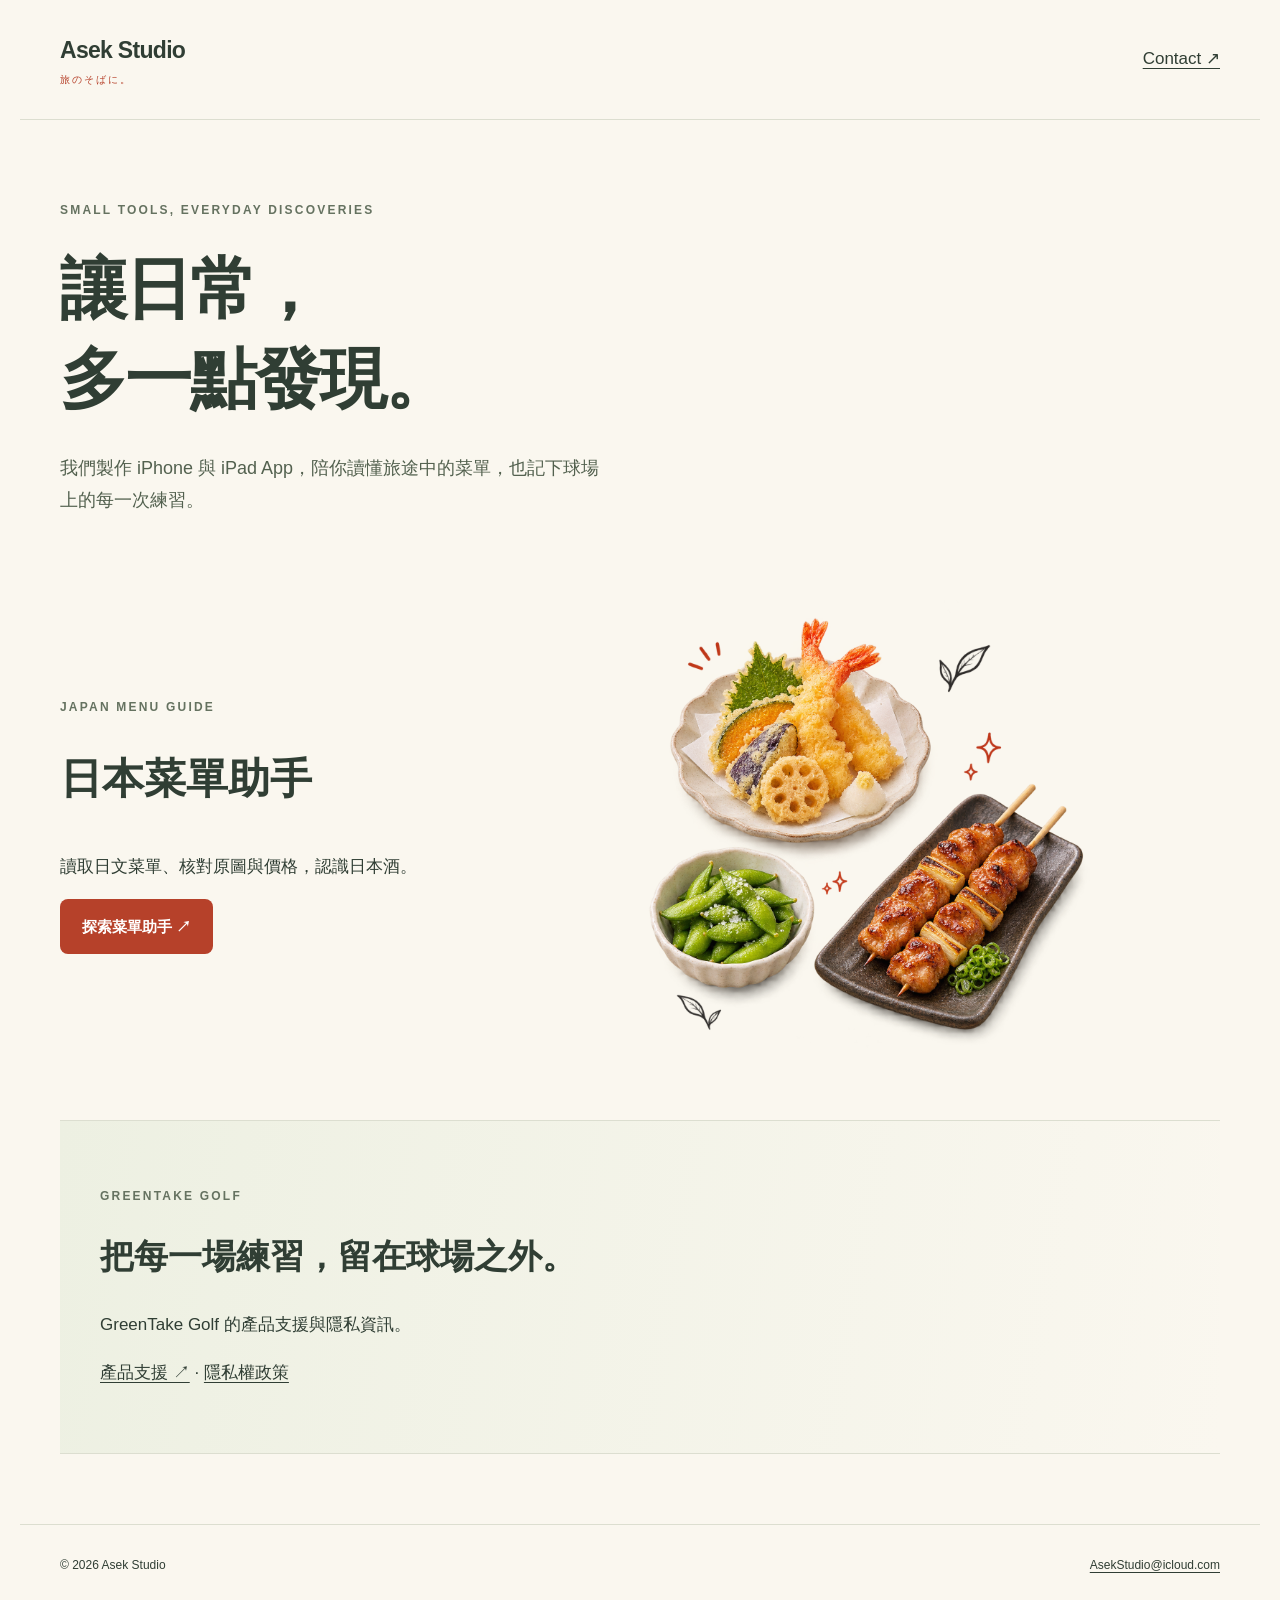
<file: index.html>
<!doctype html><html lang="zh-Hant"><head><meta charset="utf-8"><meta name="viewport" content="width=device-width, initial-scale=1"><title>Asek Studio · Apps for everyday discoveries</title><meta name="description" content="Asek Studio 的 iPhone 與 iPad 應用程式，讓旅行與日常多一點發現。"><link rel="stylesheet" href="/japan-menu-guide/style.css"></head><body class="studio"><header><a class="wordmark" href="/">Asek Studio<span>旅のそばに。</span></a><a href="mailto:AsekStudio@icloud.com">Contact ↗</a></header><main><section class="studio-intro"><p class="eyebrow">SMALL TOOLS, EVERYDAY DISCOVERIES</p><h1>讓日常，<br>多一點發現。</h1><p class="intro">我們製作 iPhone 與 iPad App，陪你讀懂旅途中的菜單，也記下球場上的每一次練習。</p></section><section class="studio-app"><div><p class="eyebrow">JAPAN MENU GUIDE</p><h2>日本菜單助手</h2><p>讀取日文菜單、核對原圖與價格，認識日本酒。</p><a class="button" href="/japan-menu-guide/">探索菜單助手 ↗</a></div><img src="/japan-menu-guide/assets/food.png" alt="日式餐點參考插圖" width="1280" height="1280"></section><section class="sake"><p class="eyebrow">GREENTAKE GOLF</p><h2>把每一場練習，留在球場之外。</h2><p>GreenTake Golf 的產品支援與隱私資訊。</p><a href="/GreenTake/support/zh-Hant.html">產品支援 ↗</a> · <a href="/GreenTake/privacy/zh-Hant.html">隱私權政策</a></section></main><footer><span>© 2026 Asek Studio</span><a href="mailto:AsekStudio@icloud.com">AsekStudio@icloud.com</a></footer></body></html>
</file>
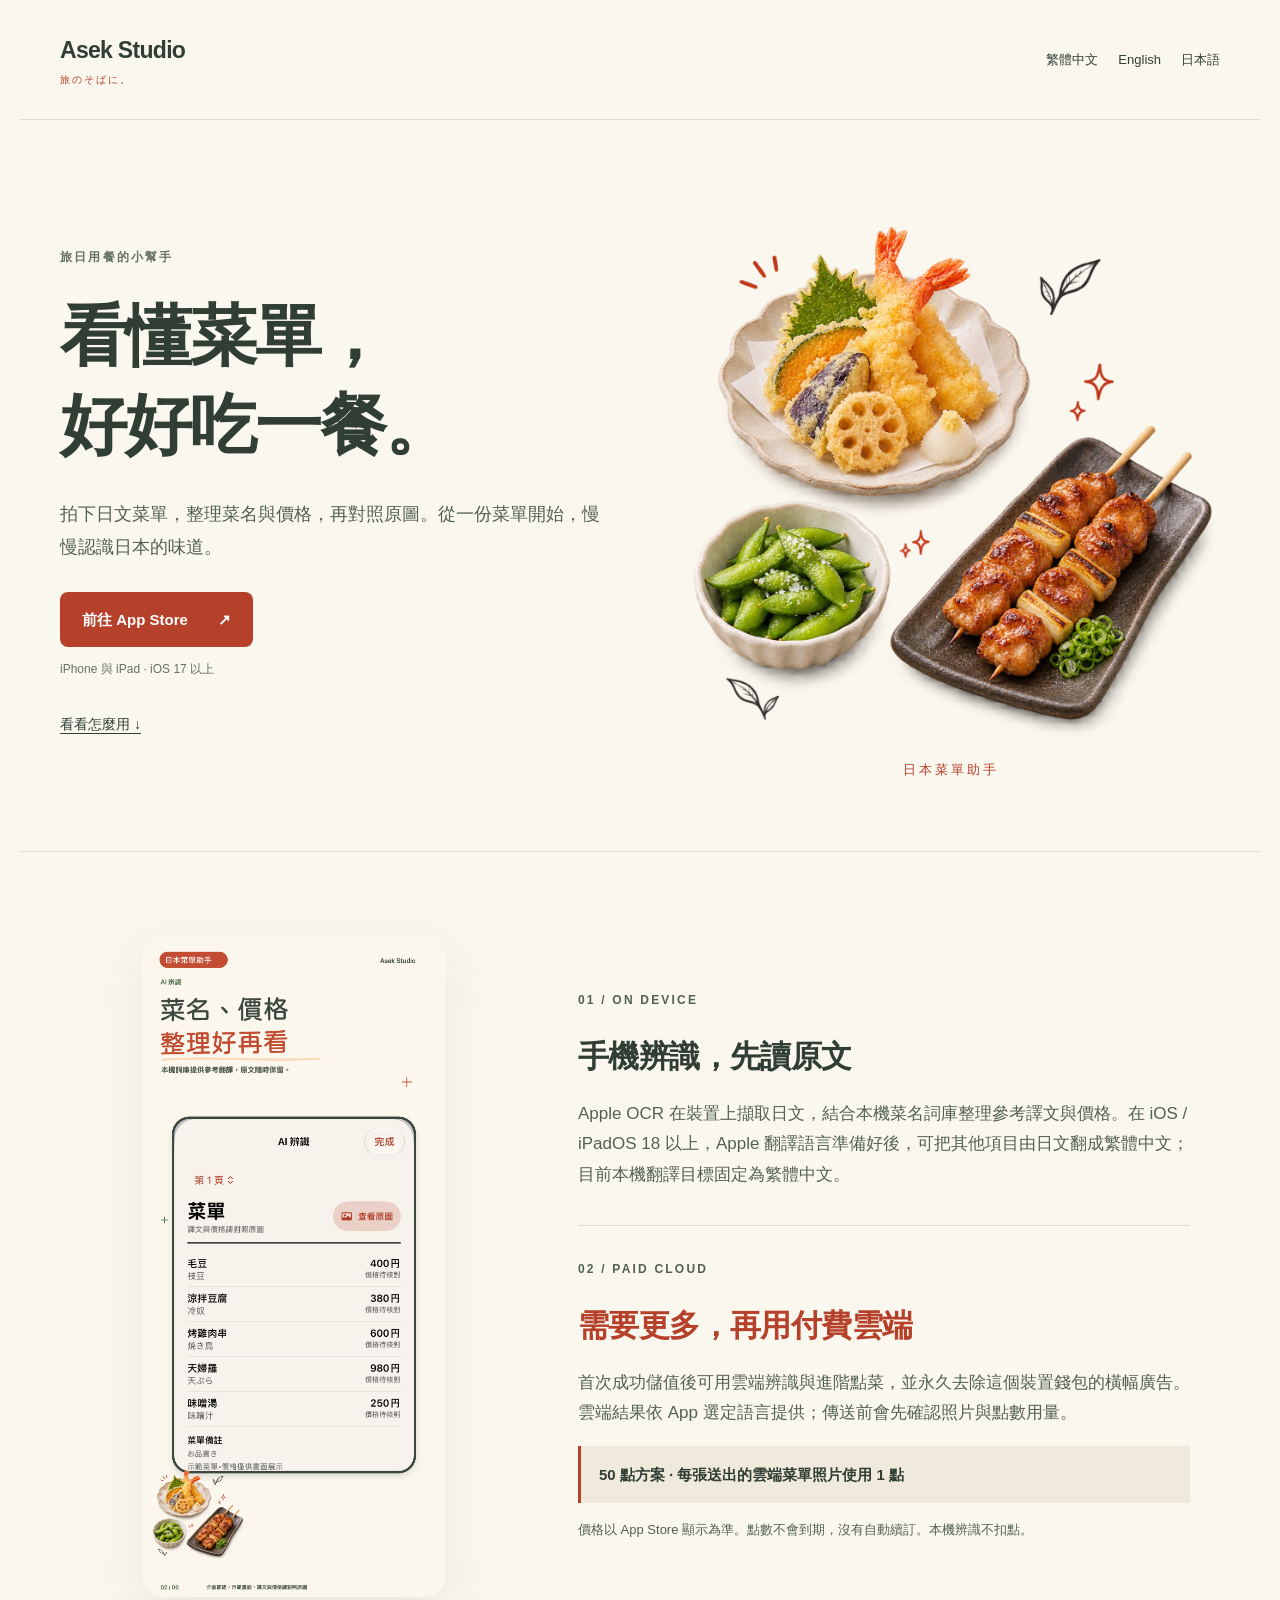
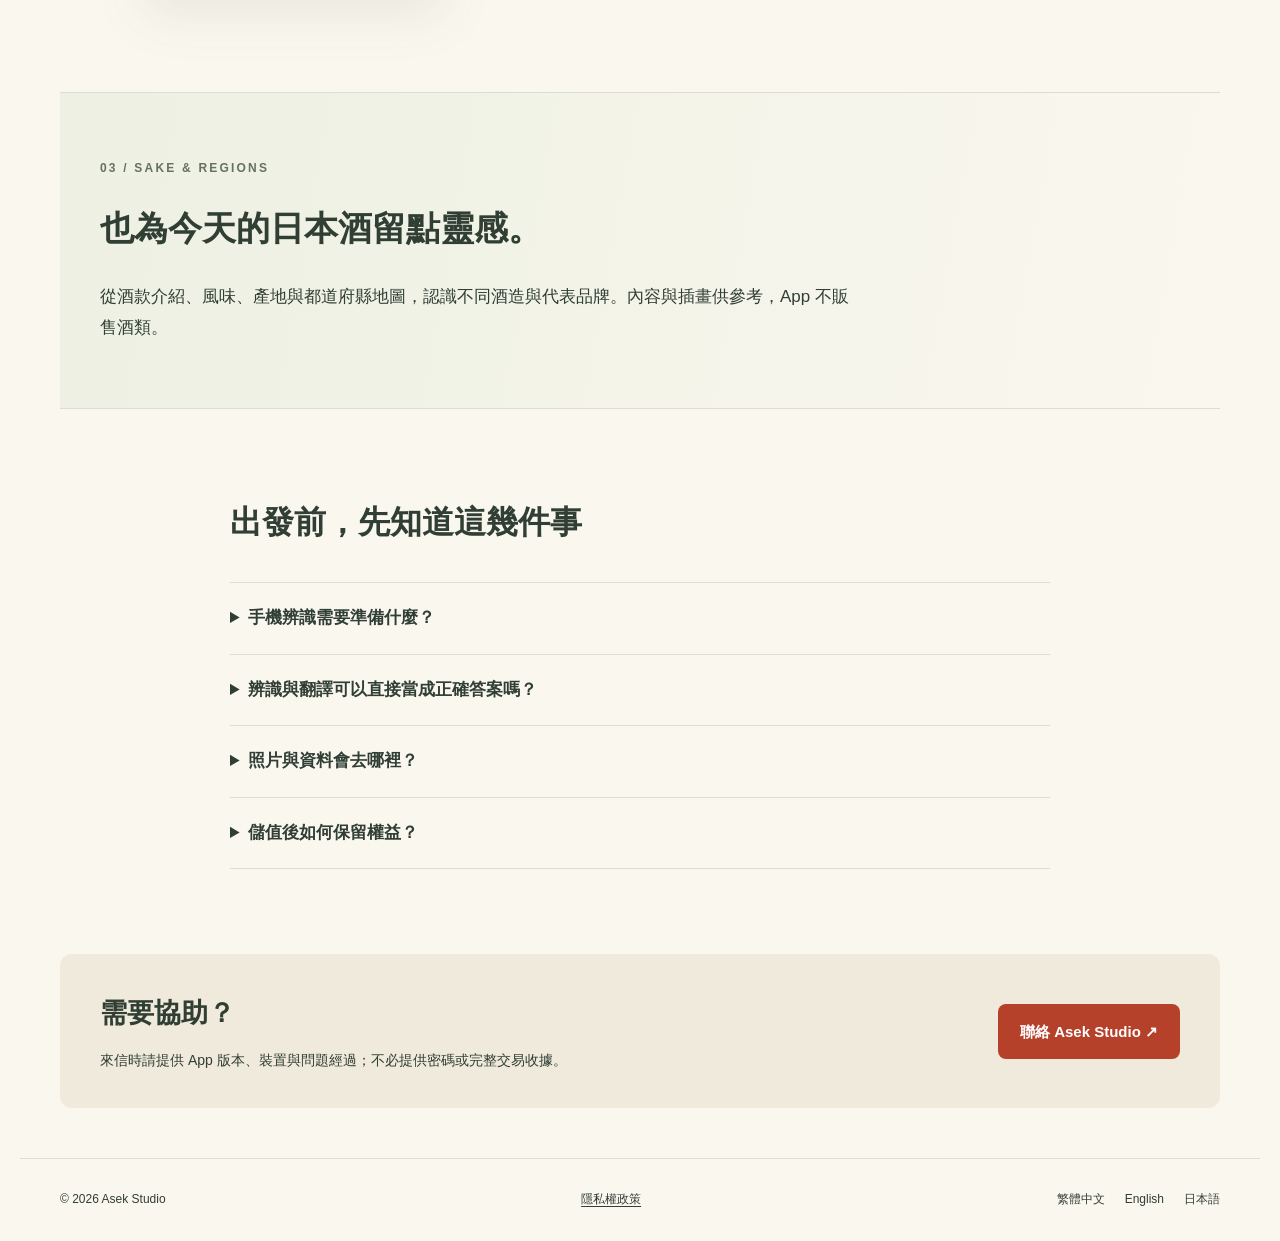
<file: japan-menu-guide/index.html>
<!doctype html><html lang="zh-Hant"><head><meta charset="utf-8"><meta name="viewport" content="width=device-width, initial-scale=1"><title>日本菜單助手 · Asek Studio</title><meta name="description" content="拍下日文菜單，整理菜名與價格，再對照原圖。從一份菜單開始，慢慢認識日本的味道。"><link rel="stylesheet" href="/japan-menu-guide/style.css"><link rel="canonical" href="https://asek-studio.github.io/japan-menu-guide/"></head><body><a class="skip" href="#main">Skip to content</a><header><a class="wordmark" href="/">Asek Studio<span>旅のそばに。</span></a><nav aria-label="Language"><a hreflang="zh-Hant" href="/japan-menu-guide/">繁體中文</a><a hreflang="en" href="/japan-menu-guide/en/">English</a><a hreflang="ja" href="/japan-menu-guide/ja/">日本語</a></nav></header><main id="main"><section class="hero"><div><p class="eyebrow">旅日用餐的小幫手</p><h1>看懂菜單，<br>好好吃一餐。</h1><p class="intro">拍下日文菜單，整理菜名與價格，再對照原圖。從一份菜單開始，慢慢認識日本的味道。</p><a class="button" href="https://apps.apple.com/app/id6826183208">前往 App Store <span aria-hidden="true">↗</span></a><p class="device">iPhone 與 iPad · iOS 17 以上</p><a class="quiet-link" href="#how">看看怎麼用 ↓</a></div><figure class="food"><img src="/japan-menu-guide/assets/food.png" width="1280" height="1280" alt="示意餐點插圖"><figcaption>日本菜單助手</figcaption></figure></section><section class="story" id="how"><div class="screen"><img loading="lazy" src="/japan-menu-guide/assets/menu-zh-Hant.png" alt="整理後菜單的 App 示範畫面"></div><div class="story-copy"><p class="eyebrow">01 / ON DEVICE</p><h2>手機辨識，先讀原文</h2><p>Apple OCR 在裝置上擷取日文，結合本機菜名詞庫整理參考譯文與價格。在 iOS / iPadOS 18 以上，Apple 翻譯語言準備好後，可把其他項目由日文翻成繁體中文；目前本機翻譯目標固定為繁體中文。</p><div class="cloud"><p class="eyebrow">02 / PAID CLOUD</p><h2>需要更多，再用付費雲端</h2><p>首次成功儲值後可用雲端辨識與進階點菜，並永久去除這個裝置錢包的橫幅廣告。雲端結果依 App 選定語言提供；傳送前會先確認照片與點數用量。</p><p class="credit">50 點方案 · 每張送出的雲端菜單照片使用 1 點</p><p class="small">價格以 App Store 顯示為準。點數不會到期，沒有自動續訂。本機辨識不扣點。</p></div></div></section><section class="sake"><p class="eyebrow">03 / SAKE & REGIONS</p><h2>也為今天的日本酒留點靈感。</h2><p>從酒款介紹、風味、產地與都道府縣地圖，認識不同酒造與代表品牌。內容與插畫供參考，App 不販售酒類。</p></section><section class="faq"><h2>出發前，先知道這幾件事</h2><details><summary>手機辨識需要準備什麼？</summary><p>Apple 翻譯需 iOS / iPadOS 18 以上；首次使用可能需要依系統提示下載日文與繁體中文語言資源，再重試翻譯。未完成時仍保留日文原文。本機 OCR／詞庫辨識不需要儲值。</p></details><details><summary>辨識與翻譯可以直接當成正確答案嗎？</summary><p>譯文與價格只供參考。菜名、價格、食材與過敏原請對照原菜單，並向店家確認；無法綁定來源的價格會提示核對。</p></details><details><summary>照片與資料會去哪裡？</summary><p>手機辨識不會將菜單照片送往雲端，本機結果保留於當次結果畫面。選用付費雲端並確認後，才傳送照片與文字；完成的雲端結果及照片會保存在裝置搜尋紀錄，直到你刪除。</p></details><details><summary>儲值後如何保留權益？</summary><p>點數與去廣告依裝置錢包紀錄提供。付款完成但尚未入帳時，請用「恢復未完成的購買」，不用再次付款；不要為排解問題先刪除 App 或錢包資料。</p></details></section><section class="support"><div><h2>需要協助？</h2><p>來信時請提供 App 版本、裝置與問題經過；不必提供密碼或完整交易收據。</p></div><a class="button" href="mailto:AsekStudio@icloud.com">聯絡 Asek Studio ↗</a></section></main><footer><span>© 2026 Asek Studio</span><a href="https://japan-menu-guide-prod-7a6sirlirq-an.a.run.app/privacy">隱私權政策</a><nav aria-label="Language"><a hreflang="zh-Hant" href="/japan-menu-guide/">繁體中文</a><a hreflang="en" href="/japan-menu-guide/en/">English</a><a hreflang="ja" href="/japan-menu-guide/ja/">日本語</a></nav></footer></body></html>
</file>
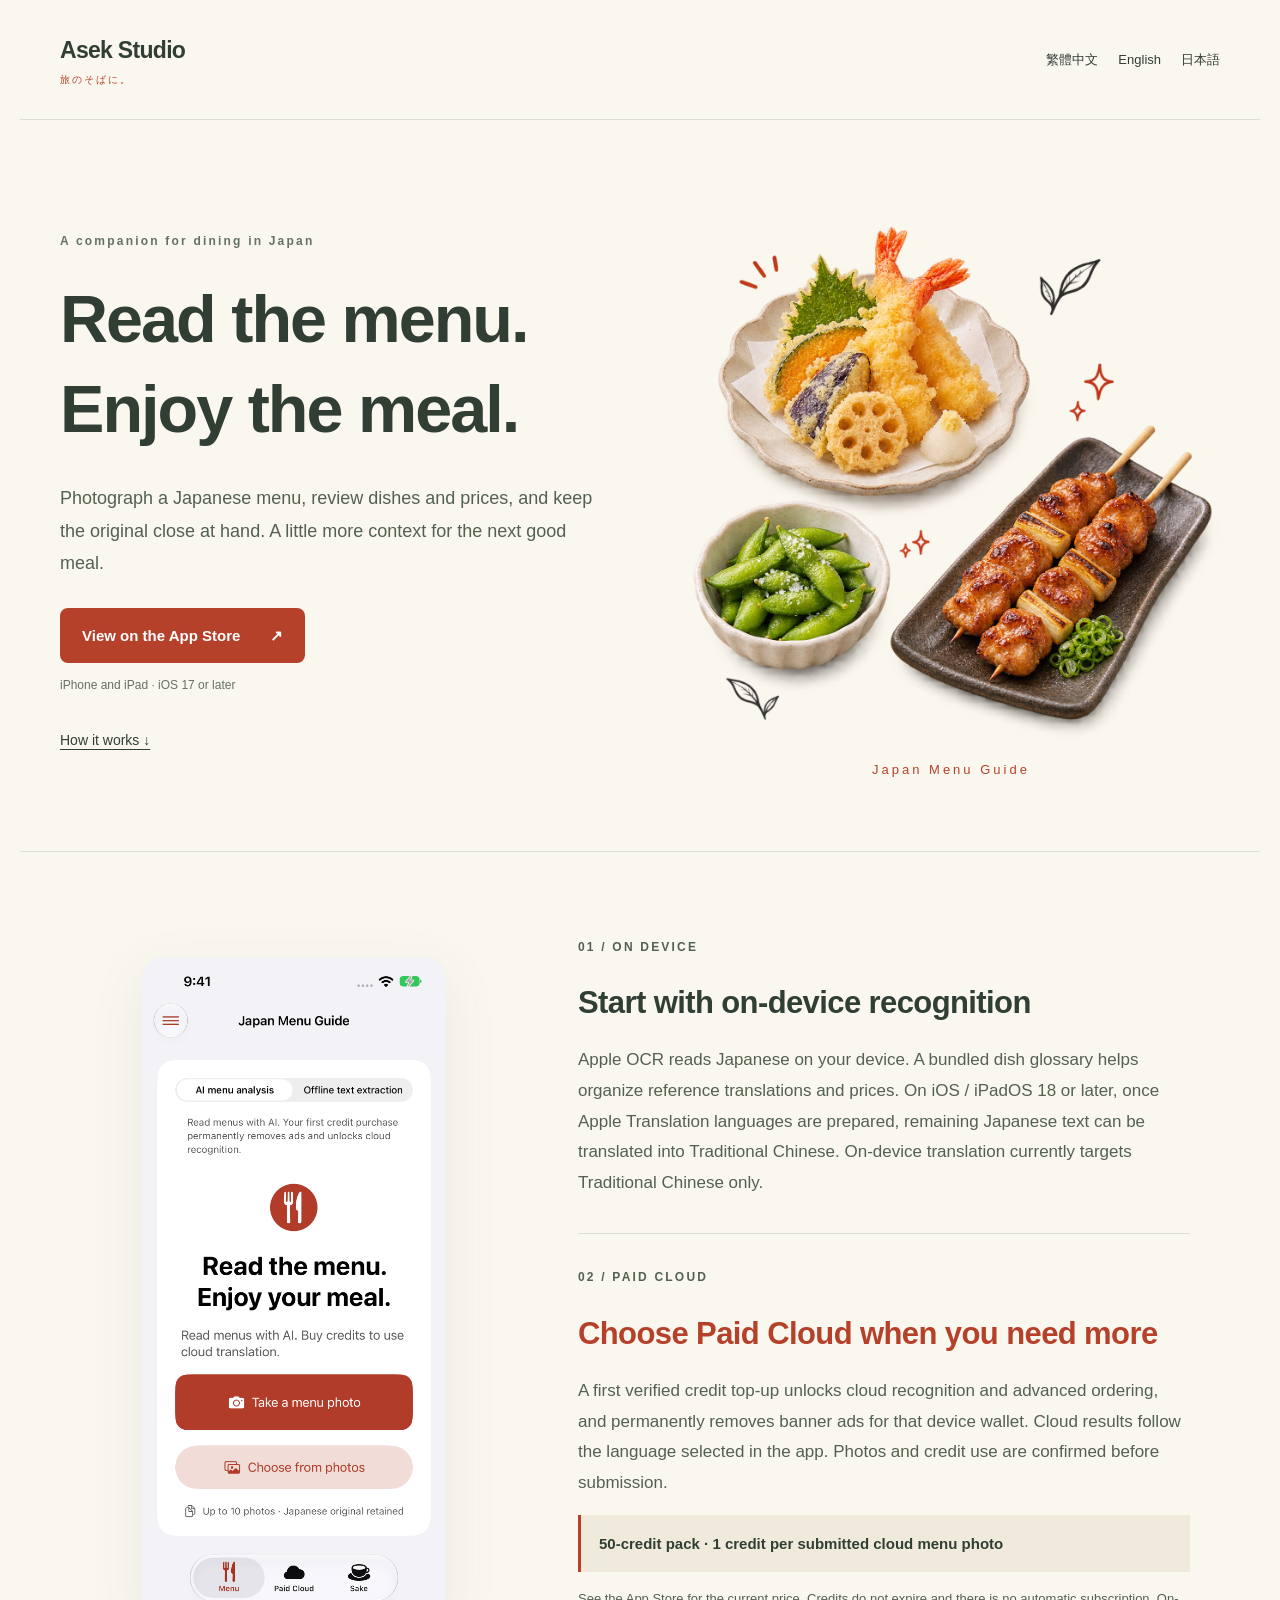
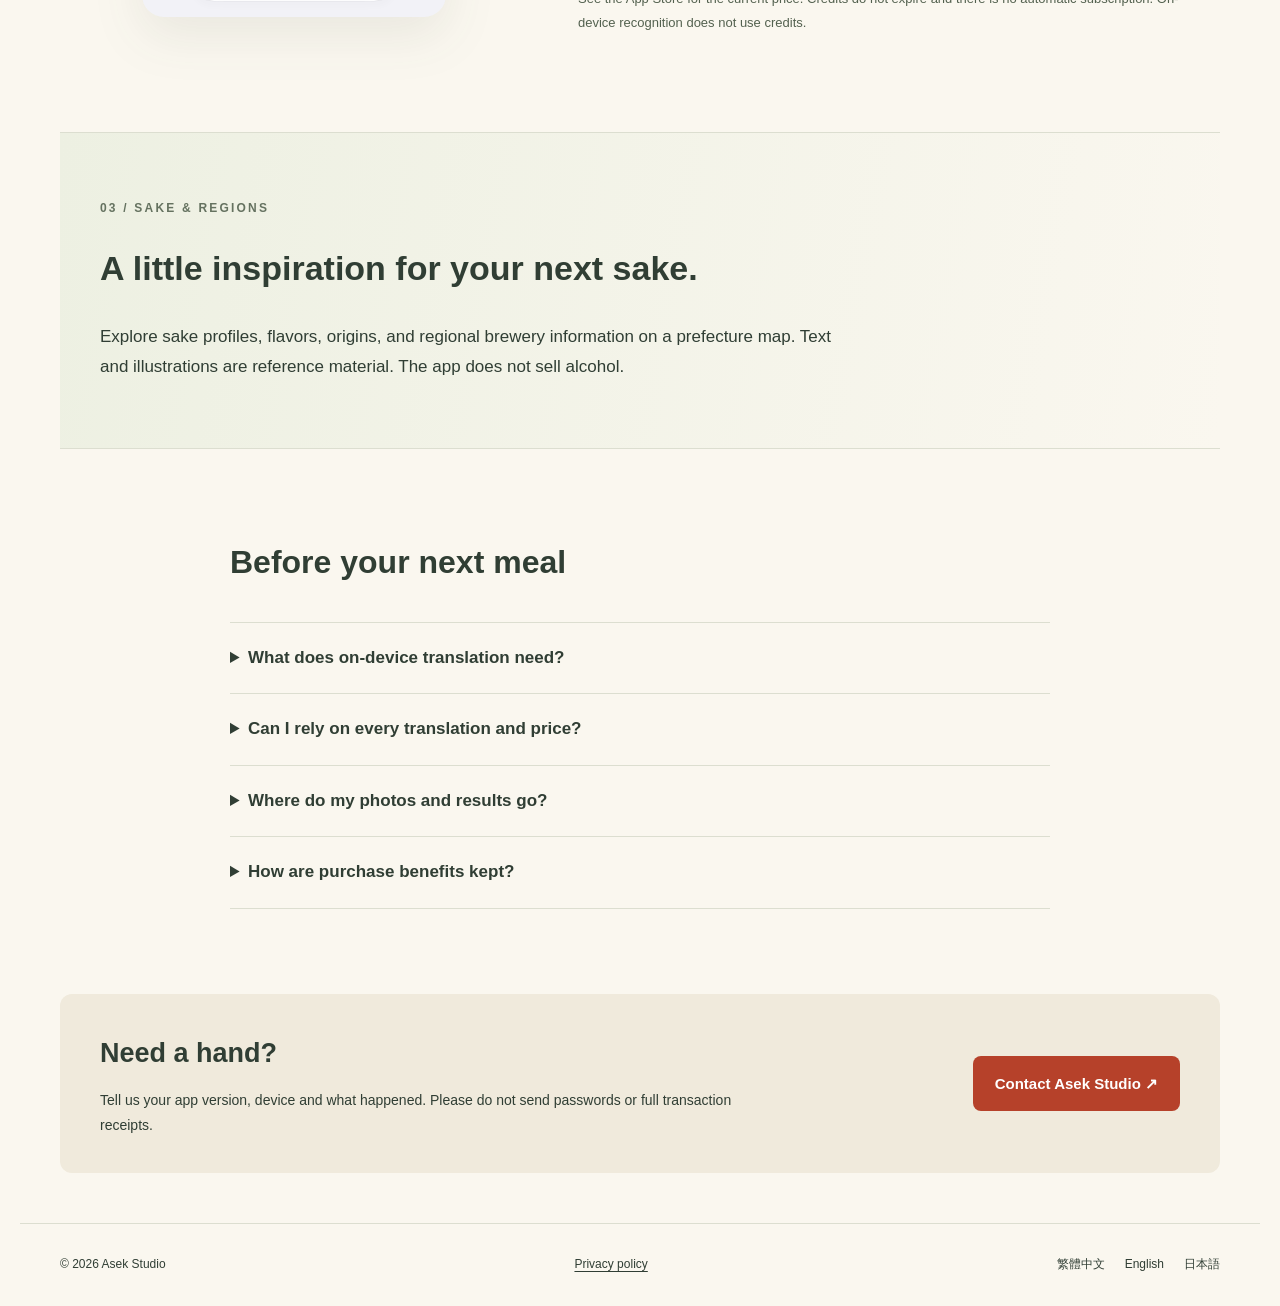
<file: japan-menu-guide/en/index.html>
<!doctype html><html lang="en"><head><meta charset="utf-8"><meta name="viewport" content="width=device-width, initial-scale=1"><title>Japan Menu Guide · Asek Studio</title><meta name="description" content="Photograph a Japanese menu, review dishes and prices, and keep the original close at hand. A little more context for the next good meal."><link rel="stylesheet" href="/japan-menu-guide/style.css"><link rel="canonical" href="https://asek-studio.github.io/japan-menu-guide/en/"></head><body><a class="skip" href="#main">Skip to content</a><header><a class="wordmark" href="/">Asek Studio<span>旅のそばに。</span></a><nav aria-label="Language"><a hreflang="zh-Hant" href="/japan-menu-guide/">繁體中文</a><a hreflang="en" href="/japan-menu-guide/en/">English</a><a hreflang="ja" href="/japan-menu-guide/ja/">日本語</a></nav></header><main id="main"><section class="hero"><div><p class="eyebrow">A companion for dining in Japan</p><h1>Read the menu.<br>Enjoy the meal.</h1><p class="intro">Photograph a Japanese menu, review dishes and prices, and keep the original close at hand. A little more context for the next good meal.</p><a class="button" href="https://apps.apple.com/app/id6826183208">View on the App Store <span aria-hidden="true">↗</span></a><p class="device">iPhone and iPad · iOS 17 or later</p><a class="quiet-link" href="#how">How it works ↓</a></div><figure class="food"><img src="/japan-menu-guide/assets/food.png" width="1280" height="1280" alt="Illustrative Japanese dishes"><figcaption>Japan Menu Guide</figcaption></figure></section><section class="story" id="how"><div class="screen"><img loading="lazy" src="/japan-menu-guide/assets/home-en.png" alt="The released English app interface"></div><div class="story-copy"><p class="eyebrow">01 / ON DEVICE</p><h2>Start with on-device recognition</h2><p>Apple OCR reads Japanese on your device. A bundled dish glossary helps organize reference translations and prices. On iOS / iPadOS 18 or later, once Apple Translation languages are prepared, remaining Japanese text can be translated into Traditional Chinese. On-device translation currently targets Traditional Chinese only.</p><div class="cloud"><p class="eyebrow">02 / PAID CLOUD</p><h2>Choose Paid Cloud when you need more</h2><p>A first verified credit top-up unlocks cloud recognition and advanced ordering, and permanently removes banner ads for that device wallet. Cloud results follow the language selected in the app. Photos and credit use are confirmed before submission.</p><p class="credit">50-credit pack · 1 credit per submitted cloud menu photo</p><p class="small">See the App Store for the current price. Credits do not expire and there is no automatic subscription. On-device recognition does not use credits.</p></div></div></section><section class="sake"><p class="eyebrow">03 / SAKE & REGIONS</p><h2>A little inspiration for your next sake.</h2><p>Explore sake profiles, flavors, origins, and regional brewery information on a prefecture map. Text and illustrations are reference material. The app does not sell alcohol.</p></section><section class="faq"><h2>Before your next meal</h2><details><summary>What does on-device translation need?</summary><p>Apple Translation requires iOS / iPadOS 18 or later. On first use, it may ask you to download Japanese and Traditional Chinese language resources, then retry. The original Japanese remains available if translation is not ready. Local OCR and glossary recognition do not require a top-up.</p></details><details><summary>Can I rely on every translation and price?</summary><p>Recognition, translations and prices are for reference. Compare them with the original menu and confirm dishes, prices, ingredients and allergens with the restaurant. Prices with unclear sources are flagged for checking.</p></details><details><summary>Where do my photos and results go?</summary><p>On-device recognition does not send menu photos to the cloud; local results stay in the current result view. Paid Cloud sends photos and text only after confirmation. Completed cloud results and photos stay in this device’s history until you delete them.</p></details><details><summary>How are purchase benefits kept?</summary><p>Credits and ad removal are tied to the device wallet record. If payment completes but credit delivery is interrupted, use Recover unfinished purchases instead of buying again. Do not delete the app or wallet data as an initial troubleshooting step.</p></details></section><section class="support"><div><h2>Need a hand?</h2><p>Tell us your app version, device and what happened. Please do not send passwords or full transaction receipts.</p></div><a class="button" href="mailto:AsekStudio@icloud.com">Contact Asek Studio ↗</a></section></main><footer><span>© 2026 Asek Studio</span><a href="https://japan-menu-guide-prod-7a6sirlirq-an.a.run.app/privacy">Privacy policy</a><nav aria-label="Language"><a hreflang="zh-Hant" href="/japan-menu-guide/">繁體中文</a><a hreflang="en" href="/japan-menu-guide/en/">English</a><a hreflang="ja" href="/japan-menu-guide/ja/">日本語</a></nav></footer></body></html>
</file>
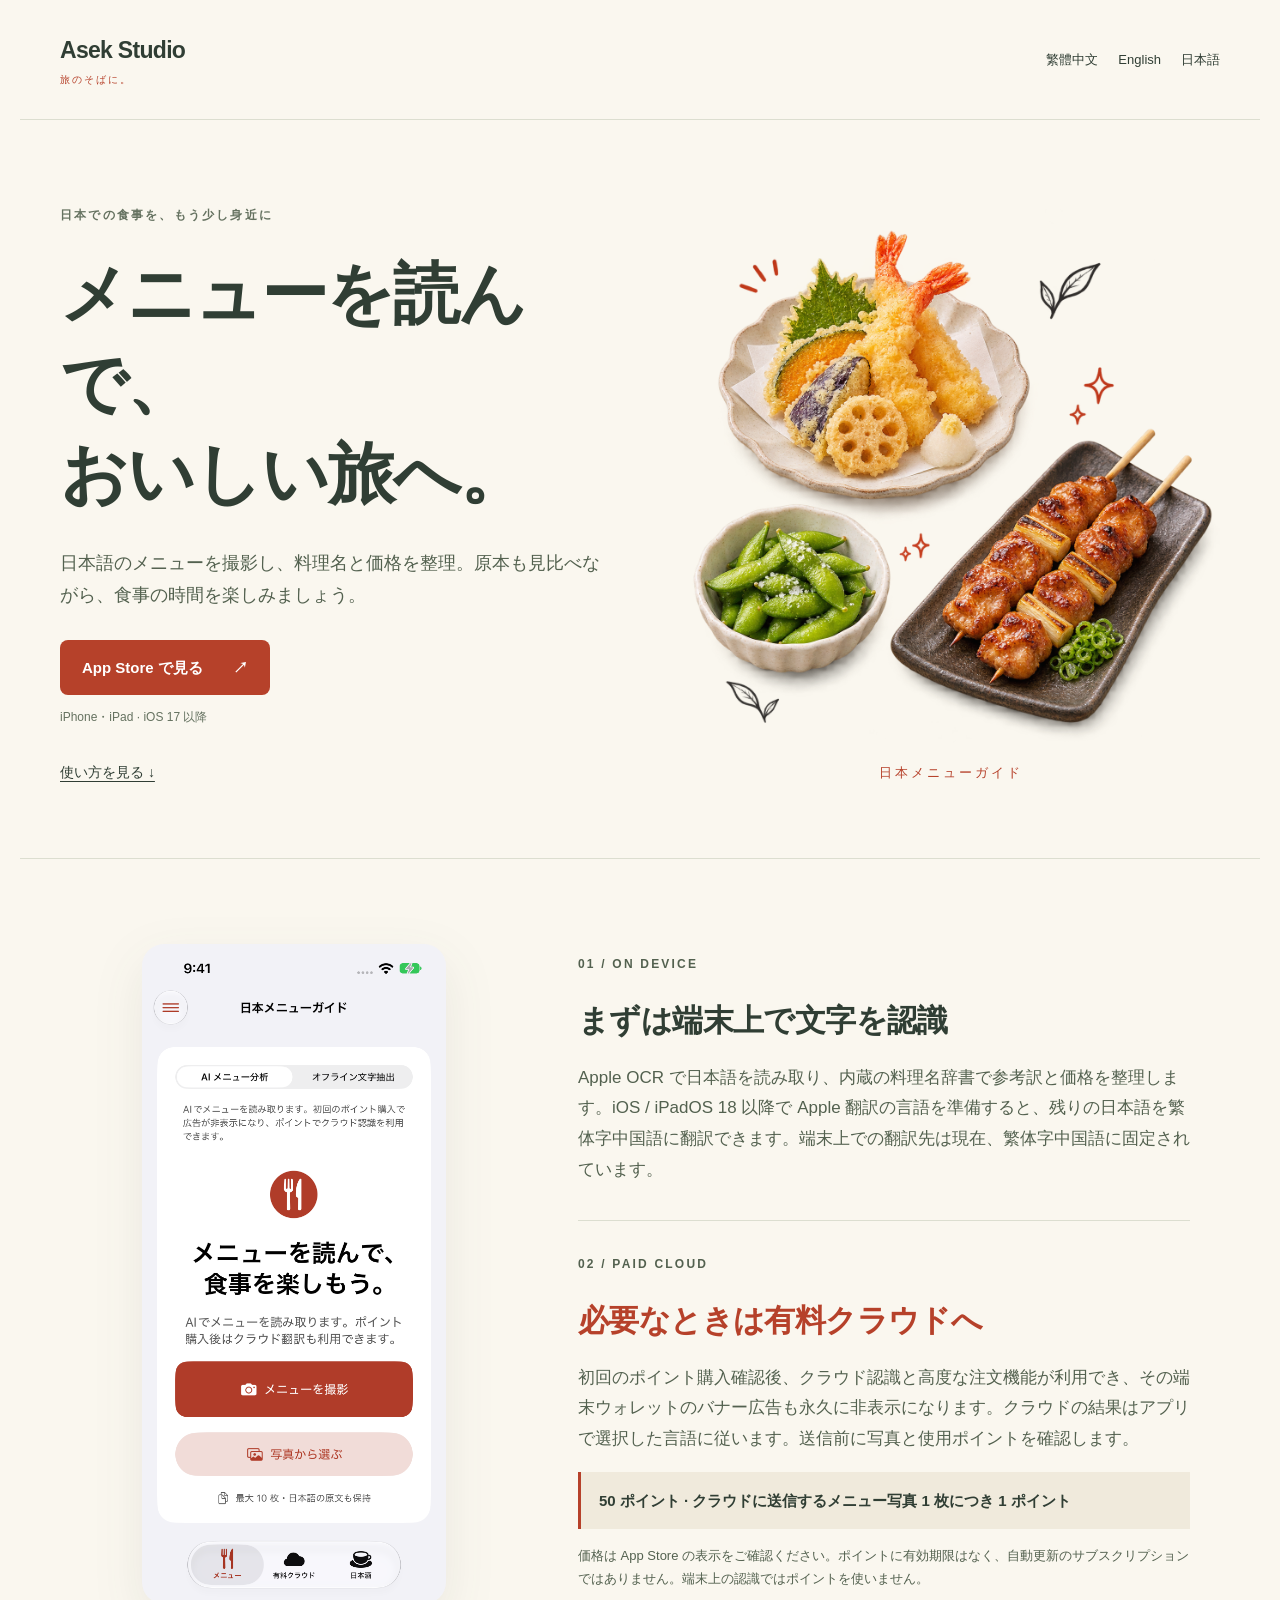
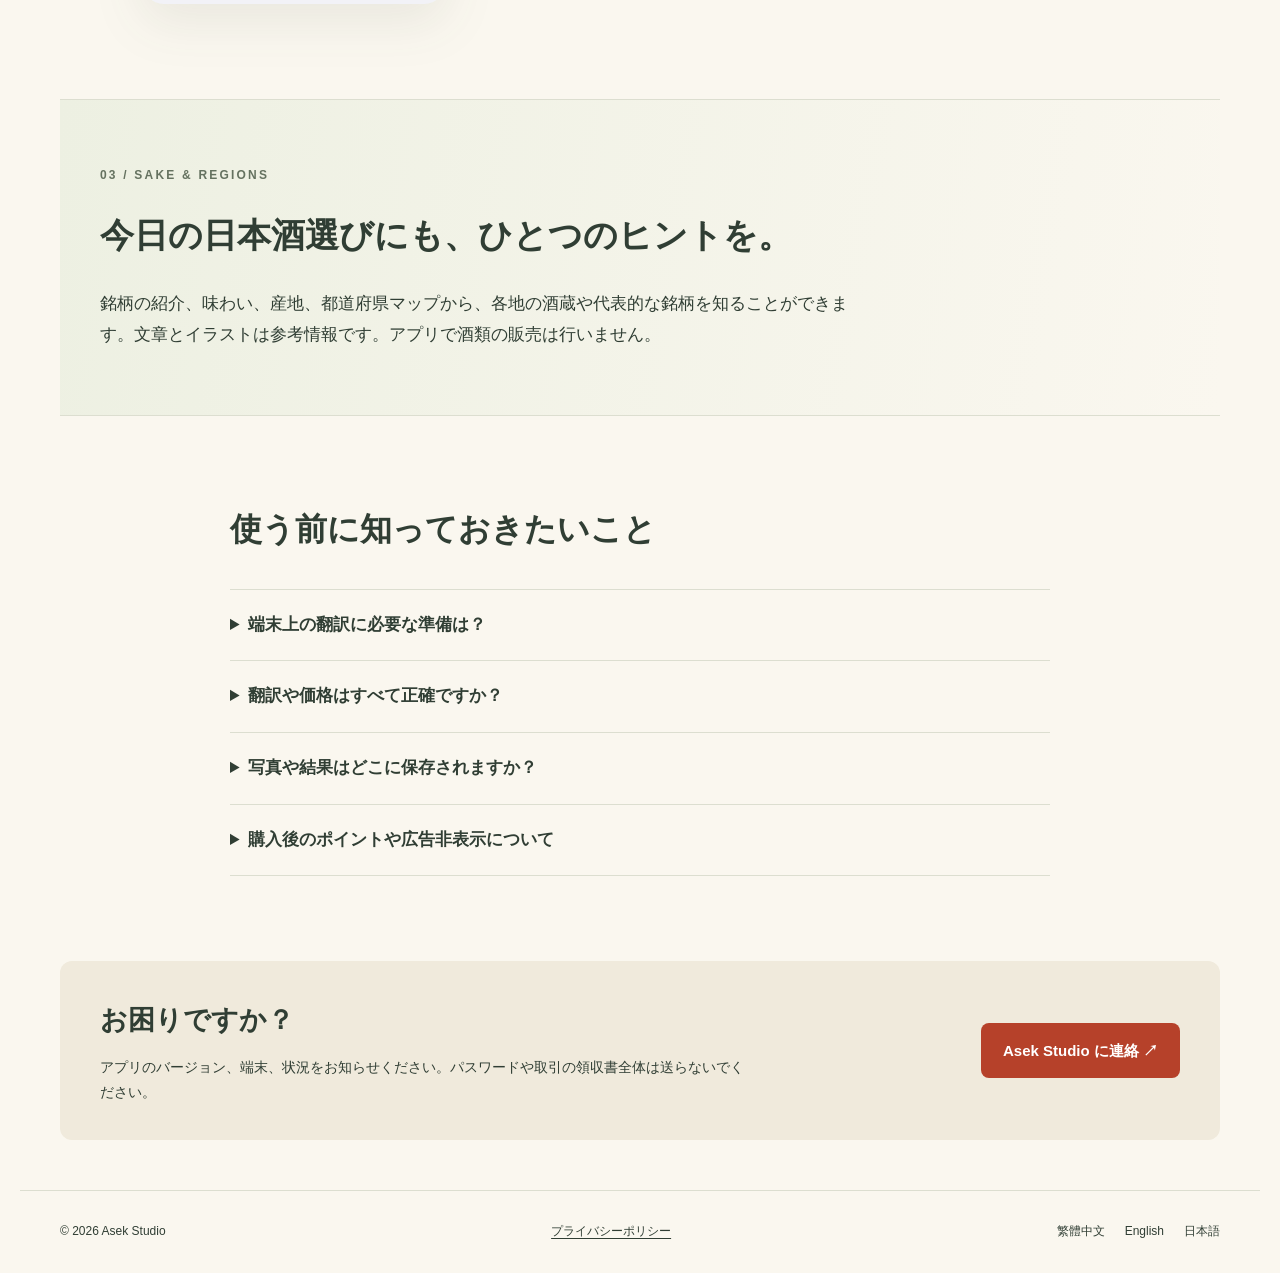
<file: japan-menu-guide/ja/index.html>
<!doctype html><html lang="ja"><head><meta charset="utf-8"><meta name="viewport" content="width=device-width, initial-scale=1"><title>日本メニューガイド · Asek Studio</title><meta name="description" content="日本語のメニューを撮影し、料理名と価格を整理。原本も見比べながら、食事の時間を楽しみましょう。"><link rel="stylesheet" href="/japan-menu-guide/style.css"><link rel="canonical" href="https://asek-studio.github.io/japan-menu-guide/ja/"></head><body><a class="skip" href="#main">Skip to content</a><header><a class="wordmark" href="/">Asek Studio<span>旅のそばに。</span></a><nav aria-label="Language"><a hreflang="zh-Hant" href="/japan-menu-guide/">繁體中文</a><a hreflang="en" href="/japan-menu-guide/en/">English</a><a hreflang="ja" href="/japan-menu-guide/ja/">日本語</a></nav></header><main id="main"><section class="hero"><div><p class="eyebrow">日本での食事を、もう少し身近に</p><h1>メニューを読んで、<br>おいしい旅へ。</h1><p class="intro">日本語のメニューを撮影し、料理名と価格を整理。原本も見比べながら、食事の時間を楽しみましょう。</p><a class="button" href="https://apps.apple.com/app/id6826183208">App Store で見る <span aria-hidden="true">↗</span></a><p class="device">iPhone・iPad · iOS 17 以降</p><a class="quiet-link" href="#how">使い方を見る ↓</a></div><figure class="food"><img src="/japan-menu-guide/assets/food.png" width="1280" height="1280" alt="料理の参考イラスト"><figcaption>日本メニューガイド</figcaption></figure></section><section class="story" id="how"><div class="screen"><img loading="lazy" src="/japan-menu-guide/assets/home-ja.png" alt="公開版アプリの日本語画面"></div><div class="story-copy"><p class="eyebrow">01 / ON DEVICE</p><h2>まずは端末上で文字を認識</h2><p>Apple OCR で日本語を読み取り、内蔵の料理名辞書で参考訳と価格を整理します。iOS / iPadOS 18 以降で Apple 翻訳の言語を準備すると、残りの日本語を繁体字中国語に翻訳できます。端末上での翻訳先は現在、繁体字中国語に固定されています。</p><div class="cloud"><p class="eyebrow">02 / PAID CLOUD</p><h2>必要なときは有料クラウドへ</h2><p>初回のポイント購入確認後、クラウド認識と高度な注文機能が利用でき、その端末ウォレットのバナー広告も永久に非表示になります。クラウドの結果はアプリで選択した言語に従います。送信前に写真と使用ポイントを確認します。</p><p class="credit">50 ポイント · クラウドに送信するメニュー写真 1 枚につき 1 ポイント</p><p class="small">価格は App Store の表示をご確認ください。ポイントに有効期限はなく、自動更新のサブスクリプションではありません。端末上の認識ではポイントを使いません。</p></div></div></section><section class="sake"><p class="eyebrow">03 / SAKE & REGIONS</p><h2>今日の日本酒選びにも、ひとつのヒントを。</h2><p>銘柄の紹介、味わい、産地、都道府県マップから、各地の酒蔵や代表的な銘柄を知ることができます。文章とイラストは参考情報です。アプリで酒類の販売は行いません。</p></section><section class="faq"><h2>使う前に知っておきたいこと</h2><details><summary>端末上の翻訳に必要な準備は？</summary><p>Apple 翻訳は iOS / iPadOS 18 以降が必要です。初回は案内に従い、日本語と繁体字中国語の言語データをダウンロードしてから再試行する場合があります。翻訳できない場合も日本語原文は保持します。端末上の OCR と辞書認識はポイント購入なしで使えます。</p></details><details><summary>翻訳や価格はすべて正確ですか？</summary><p>認識結果、翻訳、価格は参考情報です。元のメニューと見比べ、料理、価格、食材、アレルゲンはお店にご確認ください。出所が明確でない価格には確認を促します。</p></details><details><summary>写真や結果はどこに保存されますか？</summary><p>端末上の認識では写真をクラウドに送りません。結果はそのときの結果画面に保持されます。有料クラウドは確認後に写真と文字を送信し、完了した結果と写真は削除するまで端末の履歴に保存されます。</p></details><details><summary>購入後のポイントや広告非表示について</summary><p>ポイントと広告非表示は端末ウォレットの記録に紐づきます。支払い後にポイントが反映されない場合は、再購入せず「未完了の購入を復元」をお使いください。最初の対処としてアプリやウォレットのデータを削除しないでください。</p></details></section><section class="support"><div><h2>お困りですか？</h2><p>アプリのバージョン、端末、状況をお知らせください。パスワードや取引の領収書全体は送らないでください。</p></div><a class="button" href="mailto:AsekStudio@icloud.com">Asek Studio に連絡 ↗</a></section></main><footer><span>© 2026 Asek Studio</span><a href="https://japan-menu-guide-prod-7a6sirlirq-an.a.run.app/privacy">プライバシーポリシー</a><nav aria-label="Language"><a hreflang="zh-Hant" href="/japan-menu-guide/">繁體中文</a><a hreflang="en" href="/japan-menu-guide/en/">English</a><a hreflang="ja" href="/japan-menu-guide/ja/">日本語</a></nav></footer></body></html>
</file>
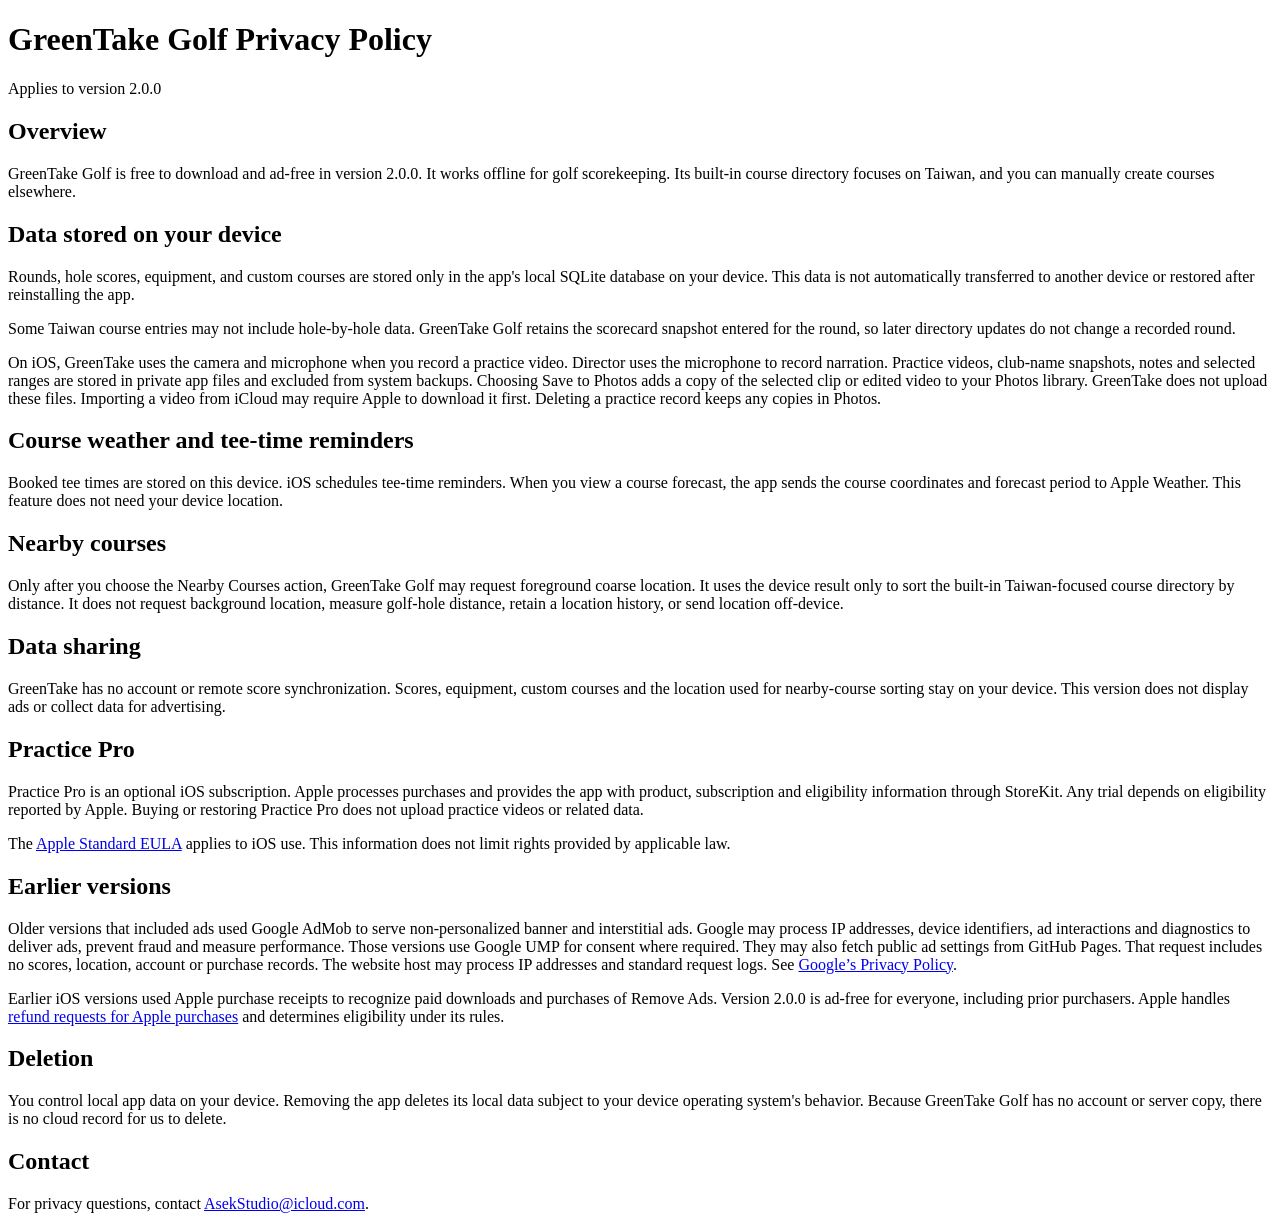
<file: GreenTake/privacy/en.html>
<!doctype html>
<html lang="en">
<head>
  <meta charset="utf-8">
  <meta name="viewport" content="width=device-width, initial-scale=1">
  <title>GreenTake Golf Privacy Policy</title>
</head>
<body>
  <div>
    <h1>GreenTake Golf Privacy Policy</h1>
    <p>Applies to version 2.0.0</p>

    <h2>Overview</h2>
    <p>GreenTake Golf is free to download and ad-free in version 2.0.0. It works offline for golf scorekeeping. Its built-in course directory focuses on Taiwan, and you can manually create courses elsewhere.</p>

    <h2>Data stored on your device</h2>
    <p>Rounds, hole scores, equipment, and custom courses are stored only in the app's local SQLite database on your device. This data is not automatically transferred to another device or restored after reinstalling the app.</p>
    <p>Some Taiwan course entries may not include hole-by-hole data. GreenTake Golf retains the scorecard snapshot entered for the round, so later directory updates do not change a recorded round.</p>

    <p>On iOS, GreenTake uses the camera and microphone when you record a practice video. Director uses the microphone to record narration. Practice videos, club-name snapshots, notes and selected ranges are stored in private app files and excluded from system backups. Choosing Save to Photos adds a copy of the selected clip or edited video to your Photos library. GreenTake does not upload these files. Importing a video from iCloud may require Apple to download it first. Deleting a practice record keeps any copies in Photos.</p>

    <h2>Course weather and tee-time reminders</h2>
    <p>Booked tee times are stored on this device. iOS schedules tee-time reminders. When you view a course forecast, the app sends the course coordinates and forecast period to Apple Weather. This feature does not need your device location.</p>

    <h2>Nearby courses</h2>
    <p>Only after you choose the Nearby Courses action, GreenTake Golf may request foreground coarse location. It uses the device result only to sort the built-in Taiwan-focused course directory by distance. It does not request background location, measure golf-hole distance, retain a location history, or send location off-device.</p>

    <h2>Data sharing</h2>
    <p>GreenTake has no account or remote score synchronization. Scores, equipment, custom courses and the location used for nearby-course sorting stay on your device. This version does not display ads or collect data for advertising.</p>

    <h2>Practice Pro</h2>
    <p>Practice Pro is an optional iOS subscription. Apple processes purchases and provides the app with product, subscription and eligibility information through StoreKit. Any trial depends on eligibility reported by Apple. Buying or restoring Practice Pro does not upload practice videos or related data.</p>
    <p>The <a href="https://www.apple.com/legal/internet-services/itunes/dev/stdeula/">Apple Standard EULA</a> applies to iOS use. This information does not limit rights provided by applicable law.</p>

    <section id="previous-versions">
      <h2>Earlier versions</h2>
      <p>Older versions that included ads used Google AdMob to serve non-personalized banner and interstitial ads. Google may process IP addresses, device identifiers, ad interactions and diagnostics to deliver ads, prevent fraud and measure performance. Those versions use Google UMP for consent where required. They may also fetch public ad settings from GitHub Pages. That request includes no scores, location, account or purchase records. The website host may process IP addresses and standard request logs. See <a href="https://policies.google.com/privacy">Google’s Privacy Policy</a>.</p>
      <p>Earlier iOS versions used Apple purchase receipts to recognize paid downloads and purchases of Remove Ads. Version 2.0.0 is ad-free for everyone, including prior purchasers. Apple handles <a href="https://reportaproblem.apple.com/">refund requests for Apple purchases</a> and determines eligibility under its rules.</p>
    </section>

    <h2>Deletion</h2>
    <p>You control local app data on your device. Removing the app deletes its local data subject to your device operating system's behavior. Because GreenTake Golf has no account or server copy, there is no cloud record for us to delete.</p>

    <h2>Contact</h2>
    <p>For privacy questions, contact <a href="mailto:AsekStudio@icloud.com">AsekStudio@icloud.com</a>.</p>
  </div>
</body>
</html>
</file>
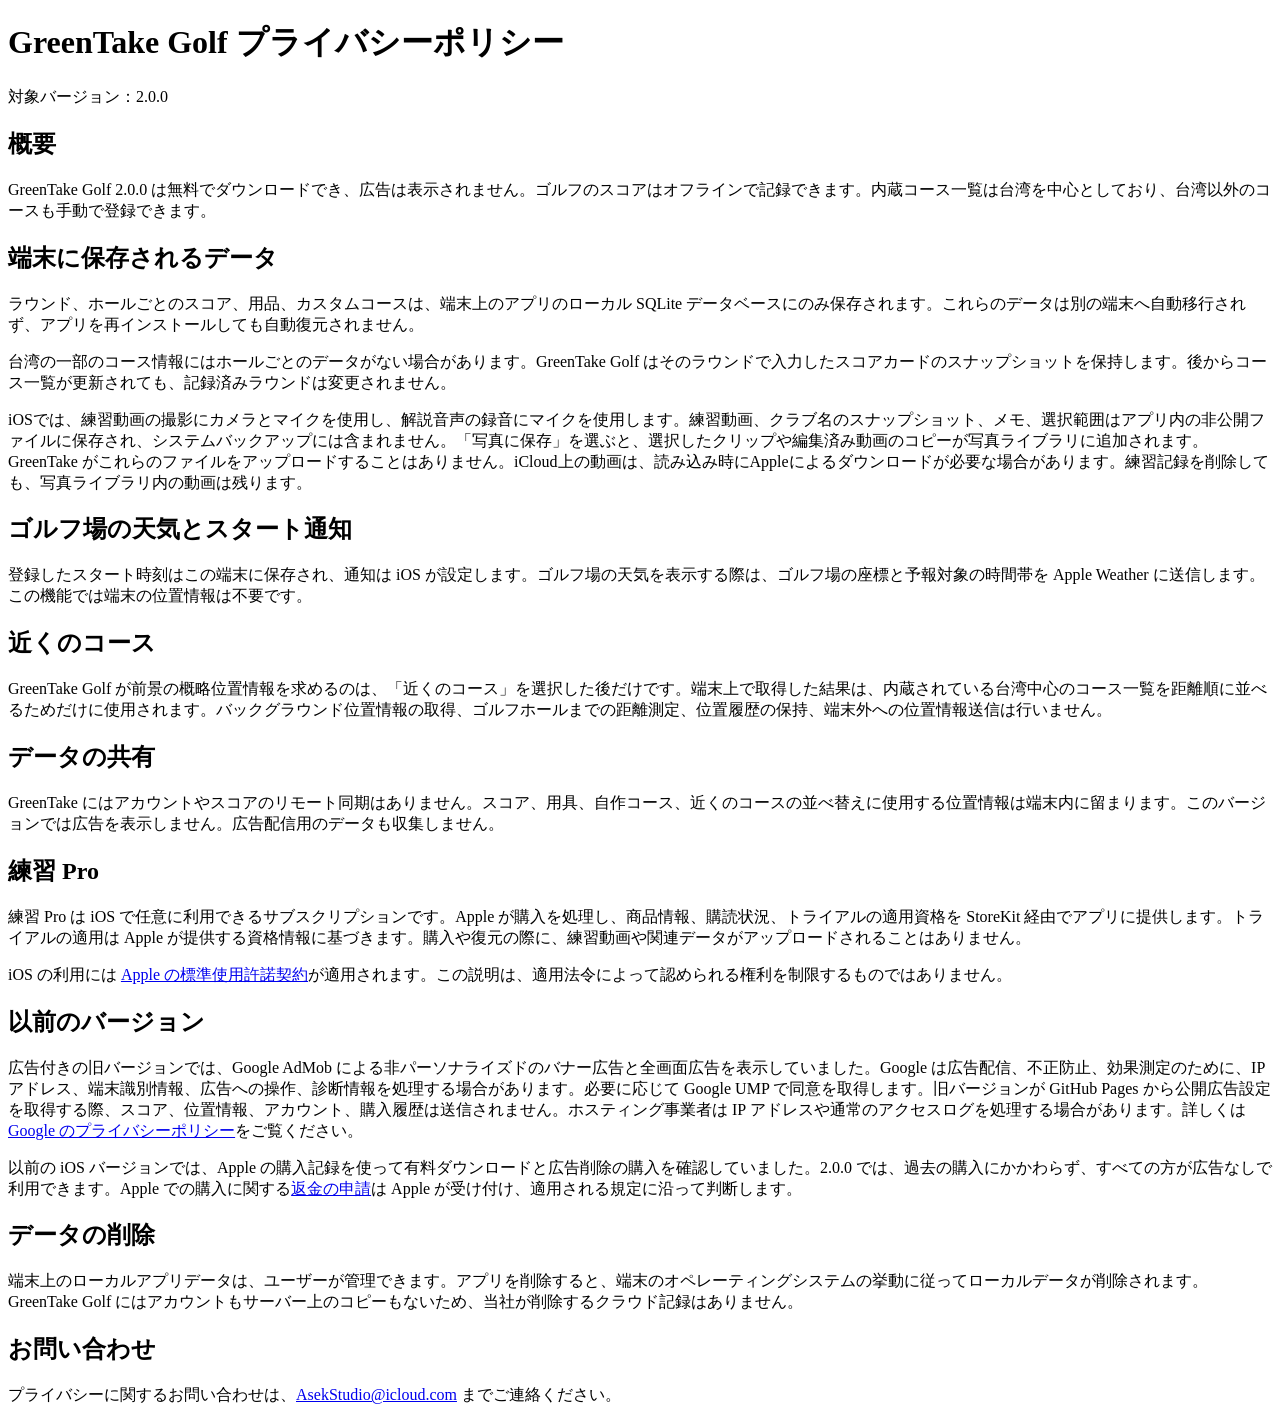
<file: GreenTake/privacy/ja.html>
<!doctype html>
<html lang="ja">
<head>
  <meta charset="utf-8">
  <meta name="viewport" content="width=device-width, initial-scale=1">
  <title>GreenTake Golf プライバシーポリシー</title>
</head>
<body>
  <div>
    <h1>GreenTake Golf プライバシーポリシー</h1>
    <p>対象バージョン：2.0.0</p>

    <h2>概要</h2>
    <p>GreenTake Golf 2.0.0 は無料でダウンロードでき、広告は表示されません。ゴルフのスコアはオフラインで記録できます。内蔵コース一覧は台湾を中心としており、台湾以外のコースも手動で登録できます。</p>

    <h2>端末に保存されるデータ</h2>
    <p>ラウンド、ホールごとのスコア、用品、カスタムコースは、端末上のアプリのローカル SQLite データベースにのみ保存されます。これらのデータは別の端末へ自動移行されず、アプリを再インストールしても自動復元されません。</p>
    <p>台湾の一部のコース情報にはホールごとのデータがない場合があります。GreenTake Golf はそのラウンドで入力したスコアカードのスナップショットを保持します。後からコース一覧が更新されても、記録済みラウンドは変更されません。</p>

    <p>iOSでは、練習動画の撮影にカメラとマイクを使用し、解説音声の録音にマイクを使用します。練習動画、クラブ名のスナップショット、メモ、選択範囲はアプリ内の非公開ファイルに保存され、システムバックアップには含まれません。「写真に保存」を選ぶと、選択したクリップや編集済み動画のコピーが写真ライブラリに追加されます。GreenTake がこれらのファイルをアップロードすることはありません。iCloud上の動画は、読み込み時にAppleによるダウンロードが必要な場合があります。練習記録を削除しても、写真ライブラリ内の動画は残ります。</p>

    <h2>ゴルフ場の天気とスタート通知</h2>
    <p>登録したスタート時刻はこの端末に保存され、通知は iOS が設定します。ゴルフ場の天気を表示する際は、ゴルフ場の座標と予報対象の時間帯を Apple Weather に送信します。この機能では端末の位置情報は不要です。</p>

    <h2>近くのコース</h2>
    <p>GreenTake Golf が前景の概略位置情報を求めるのは、「近くのコース」を選択した後だけです。端末上で取得した結果は、内蔵されている台湾中心のコース一覧を距離順に並べるためだけに使用されます。バックグラウンド位置情報の取得、ゴルフホールまでの距離測定、位置履歴の保持、端末外への位置情報送信は行いません。</p>

    <h2>データの共有</h2>
    <p>GreenTake にはアカウントやスコアのリモート同期はありません。スコア、用具、自作コース、近くのコースの並べ替えに使用する位置情報は端末内に留まります。このバージョンでは広告を表示しません。広告配信用のデータも収集しません。</p>

    <h2>練習 Pro</h2>
    <p>練習 Pro は iOS で任意に利用できるサブスクリプションです。Apple が購入を処理し、商品情報、購読状況、トライアルの適用資格を StoreKit 経由でアプリに提供します。トライアルの適用は Apple が提供する資格情報に基づきます。購入や復元の際に、練習動画や関連データがアップロードされることはありません。</p>
    <p>iOS の利用には <a href="https://www.apple.com/legal/internet-services/itunes/dev/stdeula/">Apple の標準使用許諾契約</a>が適用されます。この説明は、適用法令によって認められる権利を制限するものではありません。</p>

    <section id="previous-versions">
      <h2>以前のバージョン</h2>
      <p>広告付きの旧バージョンでは、Google AdMob による非パーソナライズドのバナー広告と全画面広告を表示していました。Google は広告配信、不正防止、効果測定のために、IP アドレス、端末識別情報、広告への操作、診断情報を処理する場合があります。必要に応じて Google UMP で同意を取得します。旧バージョンが GitHub Pages から公開広告設定を取得する際、スコア、位置情報、アカウント、購入履歴は送信されません。ホスティング事業者は IP アドレスや通常のアクセスログを処理する場合があります。詳しくは <a href="https://policies.google.com/privacy">Google のプライバシーポリシー</a>をご覧ください。</p>
      <p>以前の iOS バージョンでは、Apple の購入記録を使って有料ダウンロードと広告削除の購入を確認していました。2.0.0 では、過去の購入にかかわらず、すべての方が広告なしで利用できます。Apple での購入に関する<a href="https://reportaproblem.apple.com/">返金の申請</a>は Apple が受け付け、適用される規定に沿って判断します。</p>
    </section>

    <h2>データの削除</h2>
    <p>端末上のローカルアプリデータは、ユーザーが管理できます。アプリを削除すると、端末のオペレーティングシステムの挙動に従ってローカルデータが削除されます。GreenTake Golf にはアカウントもサーバー上のコピーもないため、当社が削除するクラウド記録はありません。</p>

    <h2>お問い合わせ</h2>
    <p>プライバシーに関するお問い合わせは、<a href="mailto:AsekStudio@icloud.com">AsekStudio@icloud.com</a> までご連絡ください。</p>
  </div>
</body>
</html>
</file>
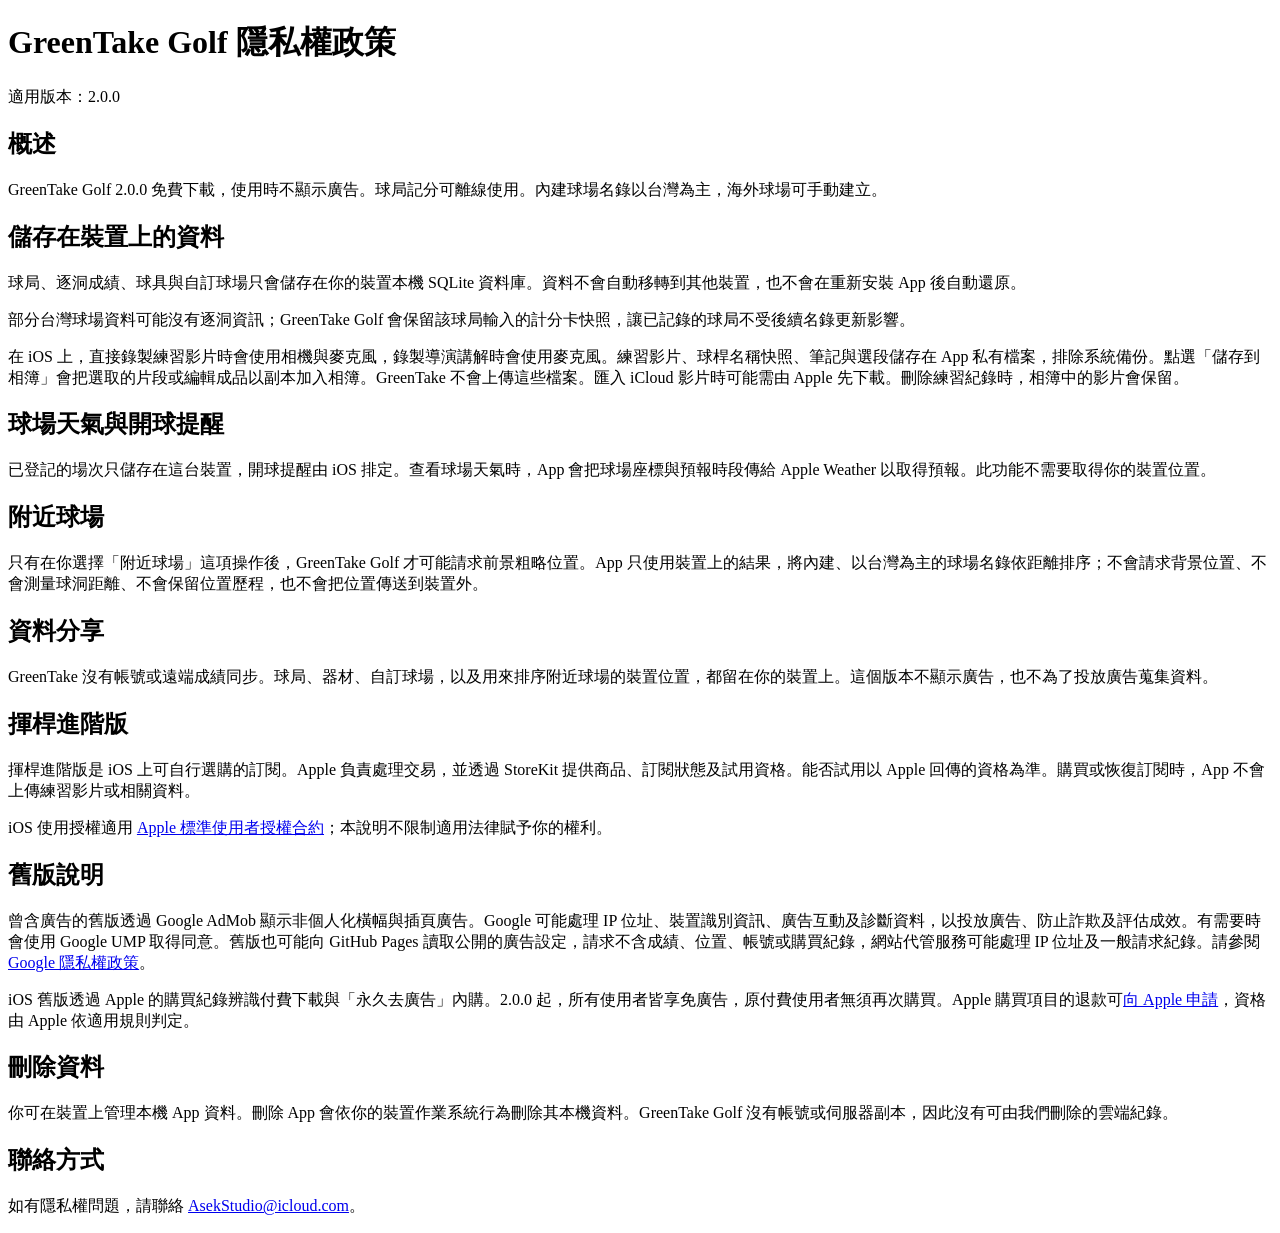
<file: GreenTake/privacy/zh-Hant.html>
<!doctype html>
<html lang="zh-Hant">
<head>
  <meta charset="utf-8">
  <meta name="viewport" content="width=device-width, initial-scale=1">
  <title>GreenTake Golf 隱私權政策</title>
</head>
<body>
  <div>
    <h1>GreenTake Golf 隱私權政策</h1>
    <p>適用版本：2.0.0</p>

    <h2>概述</h2>
    <p>GreenTake Golf 2.0.0 免費下載，使用時不顯示廣告。球局記分可離線使用。內建球場名錄以台灣為主，海外球場可手動建立。</p>

    <h2>儲存在裝置上的資料</h2>
    <p>球局、逐洞成績、球具與自訂球場只會儲存在你的裝置本機 SQLite 資料庫。資料不會自動移轉到其他裝置，也不會在重新安裝 App 後自動還原。</p>
    <p>部分台灣球場資料可能沒有逐洞資訊；GreenTake Golf 會保留該球局輸入的計分卡快照，讓已記錄的球局不受後續名錄更新影響。</p>

    <p>在 iOS 上，直接錄製練習影片時會使用相機與麥克風，錄製導演講解時會使用麥克風。練習影片、球桿名稱快照、筆記與選段儲存在 App 私有檔案，排除系統備份。點選「儲存到相簿」會把選取的片段或編輯成品以副本加入相簿。GreenTake 不會上傳這些檔案。匯入 iCloud 影片時可能需由 Apple 先下載。刪除練習紀錄時，相簿中的影片會保留。</p>

    <h2>球場天氣與開球提醒</h2>
    <p>已登記的場次只儲存在這台裝置，開球提醒由 iOS 排定。查看球場天氣時，App 會把球場座標與預報時段傳給 Apple Weather 以取得預報。此功能不需要取得你的裝置位置。</p>

    <h2>附近球場</h2>
    <p>只有在你選擇「附近球場」這項操作後，GreenTake Golf 才可能請求前景粗略位置。App 只使用裝置上的結果，將內建、以台灣為主的球場名錄依距離排序；不會請求背景位置、不會測量球洞距離、不會保留位置歷程，也不會把位置傳送到裝置外。</p>

    <h2>資料分享</h2>
    <p>GreenTake 沒有帳號或遠端成績同步。球局、器材、自訂球場，以及用來排序附近球場的裝置位置，都留在你的裝置上。這個版本不顯示廣告，也不為了投放廣告蒐集資料。</p>

    <h2>揮桿進階版</h2>
    <p>揮桿進階版是 iOS 上可自行選購的訂閱。Apple 負責處理交易，並透過 StoreKit 提供商品、訂閱狀態及試用資格。能否試用以 Apple 回傳的資格為準。購買或恢復訂閱時，App 不會上傳練習影片或相關資料。</p>
    <p>iOS 使用授權適用 <a href="https://www.apple.com/legal/internet-services/itunes/dev/stdeula/">Apple 標準使用者授權合約</a>；本說明不限制適用法律賦予你的權利。</p>

    <section id="previous-versions">
      <h2>舊版說明</h2>
      <p>曾含廣告的舊版透過 Google AdMob 顯示非個人化橫幅與插頁廣告。Google 可能處理 IP 位址、裝置識別資訊、廣告互動及診斷資料，以投放廣告、防止詐欺及評估成效。有需要時會使用 Google UMP 取得同意。舊版也可能向 GitHub Pages 讀取公開的廣告設定，請求不含成績、位置、帳號或購買紀錄，網站代管服務可能處理 IP 位址及一般請求紀錄。請參閱 <a href="https://policies.google.com/privacy">Google 隱私權政策</a>。</p>
      <p>iOS 舊版透過 Apple 的購買紀錄辨識付費下載與「永久去廣告」內購。2.0.0 起，所有使用者皆享免廣告，原付費使用者無須再次購買。Apple 購買項目的退款可<a href="https://reportaproblem.apple.com/">向 Apple 申請</a>，資格由 Apple 依適用規則判定。</p>
    </section>

    <h2>刪除資料</h2>
    <p>你可在裝置上管理本機 App 資料。刪除 App 會依你的裝置作業系統行為刪除其本機資料。GreenTake Golf 沒有帳號或伺服器副本，因此沒有可由我們刪除的雲端紀錄。</p>

    <h2>聯絡方式</h2>
    <p>如有隱私權問題，請聯絡 <a href="mailto:AsekStudio@icloud.com">AsekStudio@icloud.com</a>。</p>
  </div>
</body>
</html>
</file>
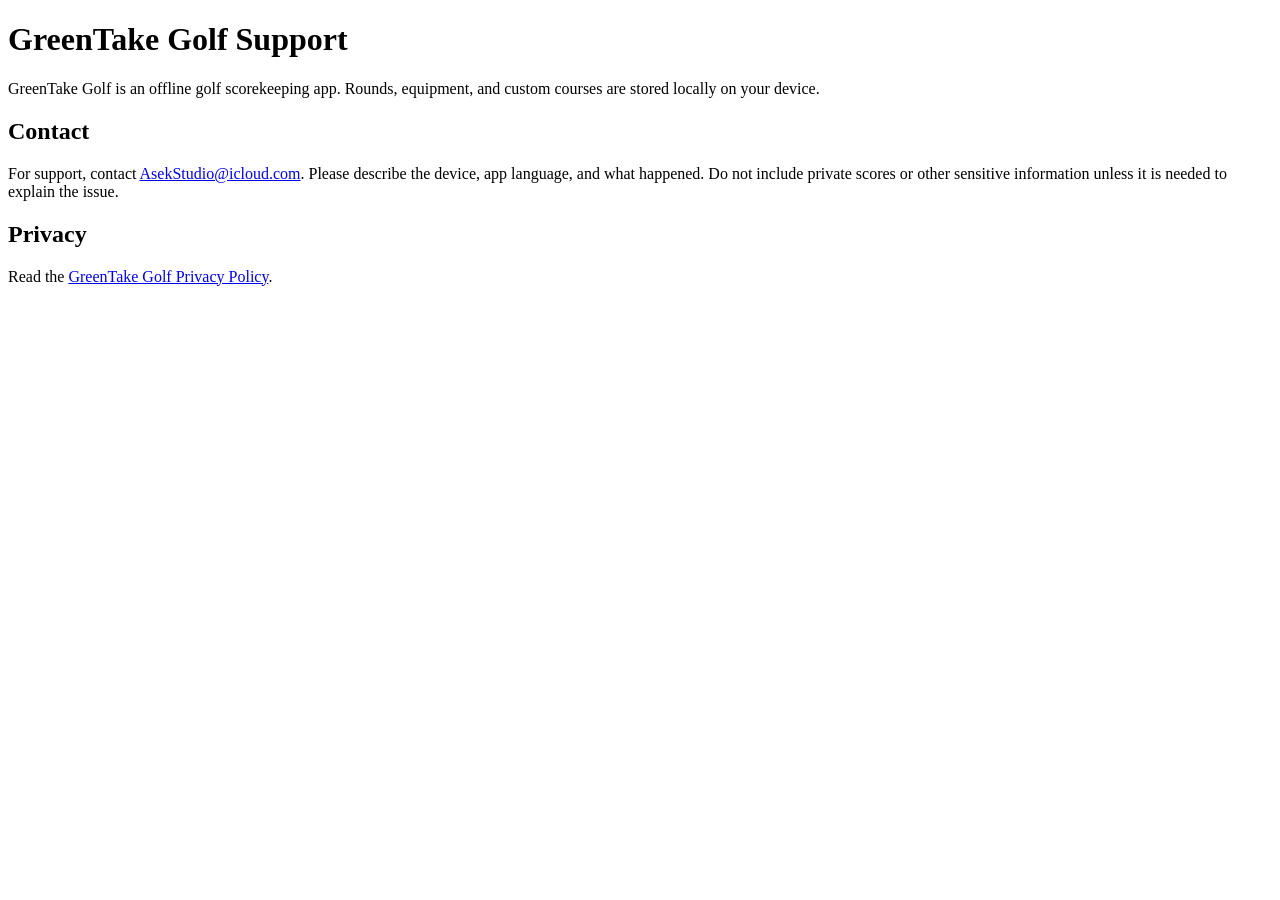
<file: GreenTake/support/en.html>
<!doctype html>
<html lang="en">
<head>
  <meta charset="utf-8">
  <meta name="viewport" content="width=device-width, initial-scale=1">
  <title>GreenTake Golf Support</title>
</head>
<body>
  <div>
    <h1>GreenTake Golf Support</h1>
    <p>GreenTake Golf is an offline golf scorekeeping app. Rounds, equipment, and custom courses are stored locally on your device.</p>
    <h2>Contact</h2>
    <p>For support, contact <a href="mailto:AsekStudio@icloud.com">AsekStudio@icloud.com</a>. Please describe the device, app language, and what happened. Do not include private scores or other sensitive information unless it is needed to explain the issue.</p>
    <h2>Privacy</h2>
    <p>Read the <a href="../privacy/en.html">GreenTake Golf Privacy Policy</a>.</p>
  </div>
</body>
</html>
</file>
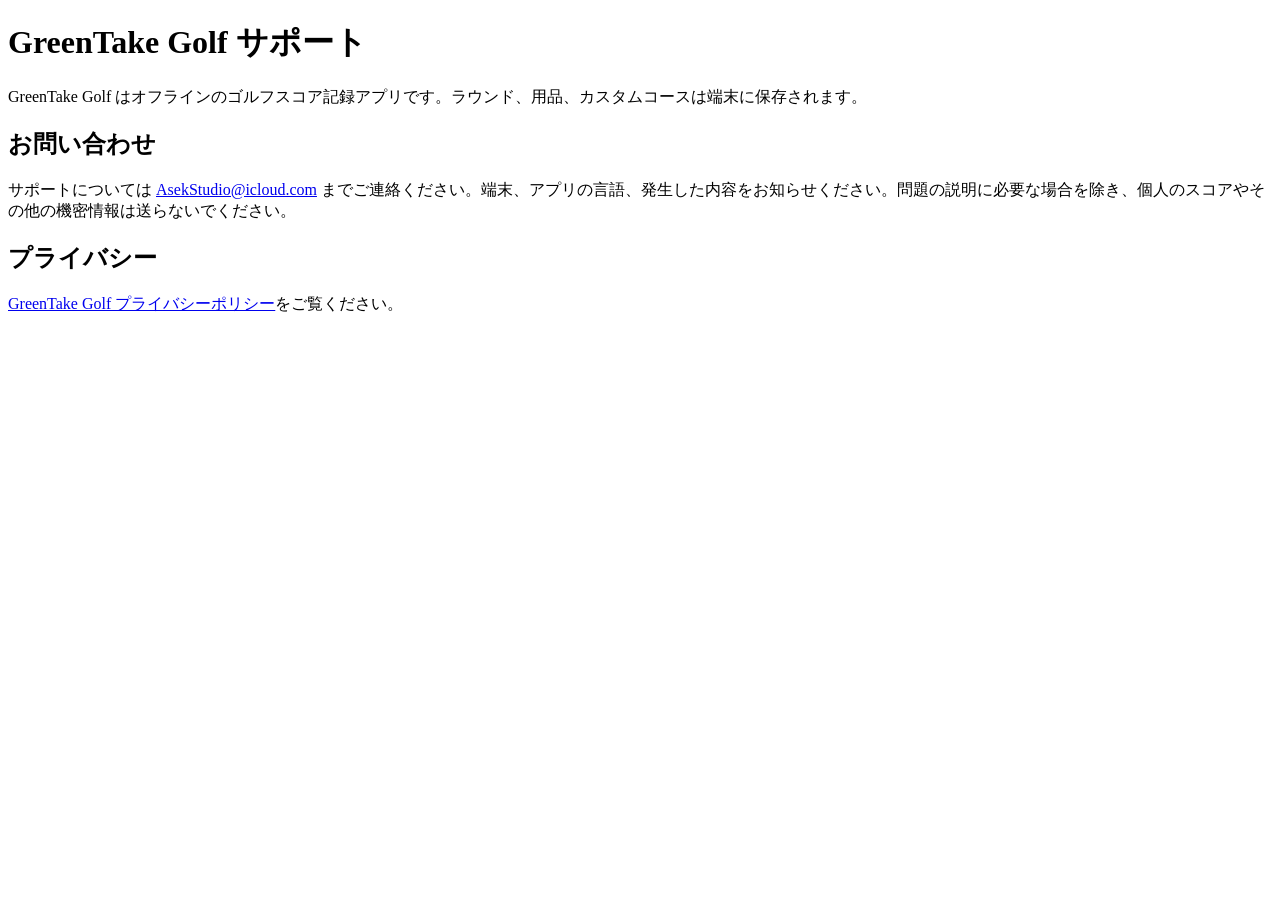
<file: GreenTake/support/ja.html>
<!doctype html>
<html lang="ja">
<head>
  <meta charset="utf-8">
  <meta name="viewport" content="width=device-width, initial-scale=1">
  <title>GreenTake Golf サポート</title>
</head>
<body>
  <div>
    <h1>GreenTake Golf サポート</h1>
    <p>GreenTake Golf はオフラインのゴルフスコア記録アプリです。ラウンド、用品、カスタムコースは端末に保存されます。</p>
    <h2>お問い合わせ</h2>
    <p>サポートについては <a href="mailto:AsekStudio@icloud.com">AsekStudio@icloud.com</a> までご連絡ください。端末、アプリの言語、発生した内容をお知らせください。問題の説明に必要な場合を除き、個人のスコアやその他の機密情報は送らないでください。</p>
    <h2>プライバシー</h2>
    <p><a href="../privacy/ja.html">GreenTake Golf プライバシーポリシー</a>をご覧ください。</p>
  </div>
</body>
</html>
</file>
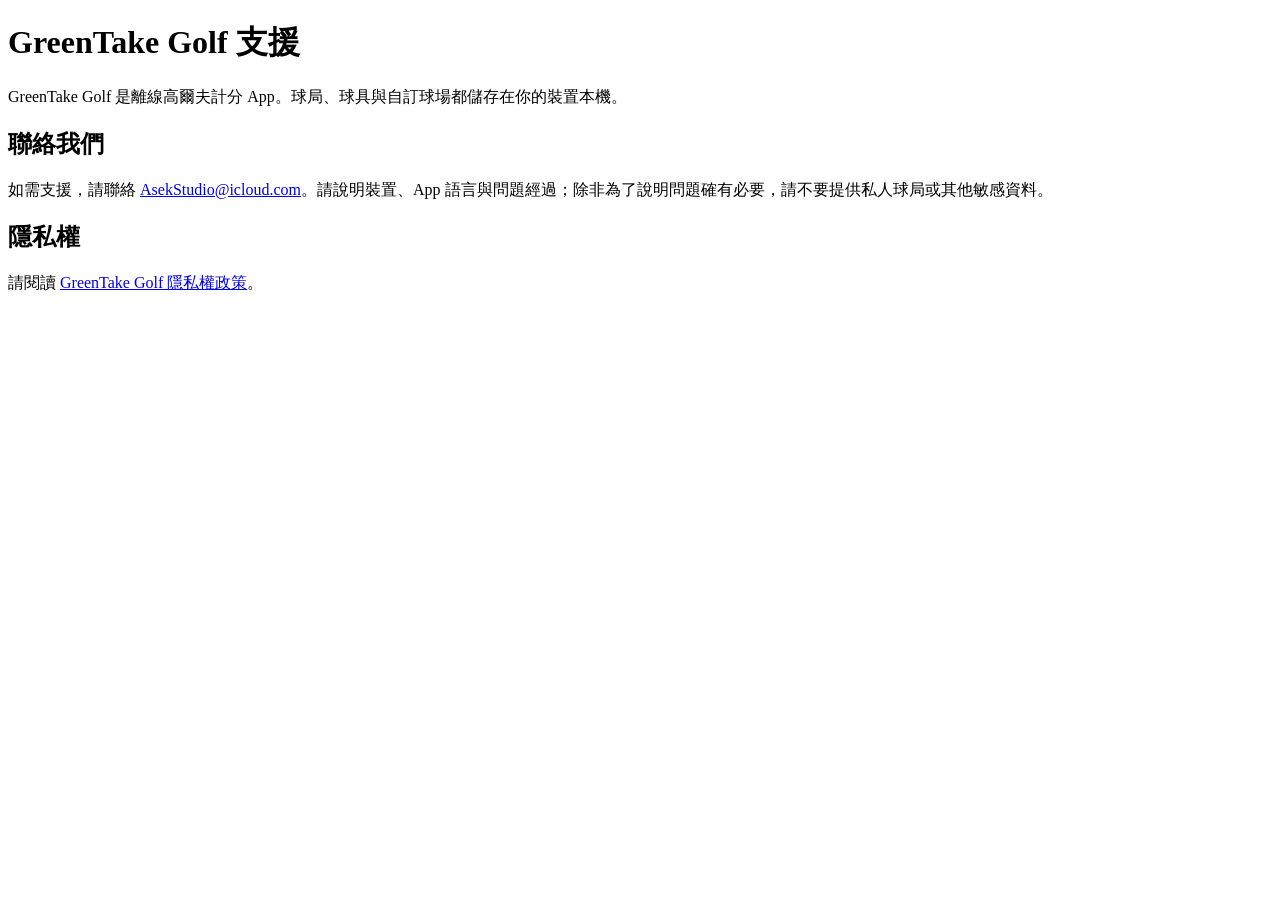
<file: GreenTake/support/zh-Hant.html>
<!doctype html>
<html lang="zh-Hant">
<head>
  <meta charset="utf-8">
  <meta name="viewport" content="width=device-width, initial-scale=1">
  <title>GreenTake Golf 支援</title>
</head>
<body>
  <div>
    <h1>GreenTake Golf 支援</h1>
    <p>GreenTake Golf 是離線高爾夫計分 App。球局、球具與自訂球場都儲存在你的裝置本機。</p>
    <h2>聯絡我們</h2>
    <p>如需支援，請聯絡 <a href="mailto:AsekStudio@icloud.com">AsekStudio@icloud.com</a>。請說明裝置、App 語言與問題經過；除非為了說明問題確有必要，請不要提供私人球局或其他敏感資料。</p>
    <h2>隱私權</h2>
    <p>請閱讀 <a href="../privacy/zh-Hant.html">GreenTake Golf 隱私權政策</a>。</p>
  </div>
</body>
</html>
</file>
<file: japan-menu-guide/style.css>
:root{--paper:#faf7ef;--ink:#303e34;--red:#b6412a;--muted:#657260;--line:#dcded0;--soft:#f0eadc}*{box-sizing:border-box}html{scroll-behavior:smooth}body{margin:0;background:var(--paper);color:var(--ink);font:17px/1.8 -apple-system,BlinkMacSystemFont,"PingFang TC","Hiragino Sans","Noto Sans TC",sans-serif}a{color:inherit;text-underline-offset:.25em}a:focus-visible,summary:focus-visible{outline:3px solid var(--red);outline-offset:5px}.skip{position:absolute;top:-100px;background:var(--ink);color:white;padding:10px 20px;z-index:2}.skip:focus{top:0}header,main,footer{max-width:1240px;margin:auto}header{display:flex;justify-content:space-between;align-items:center;padding:30px 40px;gap:24px;border-bottom:1px solid var(--line)}.wordmark{font-size:23px;font-weight:750;text-decoration:none;letter-spacing:-.7px}.wordmark span{display:block;font-size:10px;letter-spacing:2px;font-weight:500;color:var(--red)}nav{display:flex;flex-wrap:wrap;gap:20px;font-size:13px}nav a{text-decoration:none}.hero{display:grid;grid-template-columns:1.1fr 1fr;align-items:center;gap:30px;padding:85px 40px 70px}.eyebrow{font-size:12px;letter-spacing:2.2px;font-weight:700;color:var(--muted);margin:0 0 23px}h1,h2,p,figure{margin-top:0}h1{font-family:ui-rounded,"Hiragino Maru Gothic ProN","PingFang TC",sans-serif;font-size:clamp(40px,5.2vw,67px);line-height:1.35;letter-spacing:-2px;font-weight:750;margin-bottom:27px}h1 br+*{color:var(--red)}.intro{max-width:540px;font-size:18px;color:#53614f;margin-bottom:29px}.button{display:inline-flex;align-items:center;justify-content:center;gap:30px;background:var(--red);color:#fff;border-radius:8px;padding:14px 22px;font-size:15px;font-weight:650;text-decoration:none}.button:hover{background:#943721}.device{font-size:12px;color:var(--muted);margin:12px 0 28px}.quiet-link{font-size:14px}.food{margin:0;position:relative}.food img{display:block;width:100%;height:auto}.food figcaption{text-align:center;color:var(--red);font-size:13px;letter-spacing:3px;padding-top:14px}.story{border-top:1px solid var(--line);display:grid;grid-template-columns:0.8fr 1.2fr;gap:80px;padding:85px 70px;align-items:center}.screen{text-align:center}.screen img{max-width:100%;max-height:660px;height:auto;display:inline-block;filter:drop-shadow(0 18px 25px #303e3415);border-radius:22px}.story-copy h2{font-size:31px;line-height:1.45;letter-spacing:-.6px;margin-bottom:19px}.story-copy p{color:#53614f}.cloud{padding-top:33px;margin-top:35px;border-top:1px solid var(--line)}.cloud h2{color:var(--red)}.credit{font-size:15px;font-weight:700;color:var(--ink)!important;background:var(--soft);padding:15px 18px;border-left:3px solid var(--red)}.small{font-size:13px}.sake{margin:0 40px;padding:65px 40px;border-top:1px solid var(--line);border-bottom:1px solid var(--line);background:linear-gradient(100deg,#edf0e2,var(--paper))}.sake h2{font-size:34px;line-height:1.5;max-width:700px}.sake p:last-child{max-width:760px;margin-bottom:0}.faq{max-width:900px;margin:auto;padding:85px 40px}.faq h2{font-size:32px;margin-bottom:30px}details{border-top:1px solid var(--line);padding:20px 0}details:last-child{border-bottom:1px solid var(--line)}summary{font-weight:650;cursor:pointer}details p{color:#53614f;font-size:15px;padding-top:18px;margin-bottom:0}.support{margin:0 40px 50px;display:flex;justify-content:space-between;gap:40px;align-items:center;border-radius:12px;padding:35px 40px;background:var(--soft)}.support h2{font-size:27px;margin-bottom:10px}.support p{max-width:650px;font-size:14px;margin-bottom:0}.support .button{flex-shrink:0}footer{padding:30px 40px;display:flex;justify-content:space-between;gap:20px;flex-wrap:wrap;font-size:12px;border-top:1px solid var(--line)}footer nav{font-size:12px}.studio-intro{padding:80px 40px 45px}.studio-app{display:grid;grid-template-columns:1fr 1fr;align-items:center;padding:10px 40px 70px}.studio-app h2{font-size:42px}.studio-app img{width:100%;height:auto;max-width:450px}.studio .sake{margin-bottom:70px}@media(max-width:760px){header{padding:22px 22px;align-items:flex-start;gap:18px}.wordmark{font-size:20px}nav{gap:13px;font-size:12px}header nav{max-width:180px;justify-content:flex-end}.hero{grid-template-columns:1fr;padding:48px 24px 35px;gap:20px}h1{font-size:42px;letter-spacing:-1px}.intro{font-size:16px}.food{max-width:420px;margin:0 auto}.food img{width:100%}.story{grid-template-columns:1fr;padding:45px 24px;gap:35px}.screen{order:2}.screen img{max-height:540px;max-width:90%}.story-copy h2{font-size:28px}.sake{margin:0 24px;padding:35px 20px}.sake h2{font-size:27px}.faq{padding:55px 24px}.faq h2{font-size:27px}.support{margin:0 24px 35px;padding:26px 22px;display:block}.support .button{margin-top:25px}footer{padding:25px 24px}.studio-intro{padding:55px 24px 20px}.studio-app{grid-template-columns:1fr;padding:20px 24px 45px}.studio-app h2{font-size:34px}.studio-app img{max-width:400px}}@media(prefers-reduced-motion:reduce){html{scroll-behavior:auto}}
@media(max-width:760px){html[lang="ja"] h1{font-size:32px;letter-spacing:-1px}}
</file>
